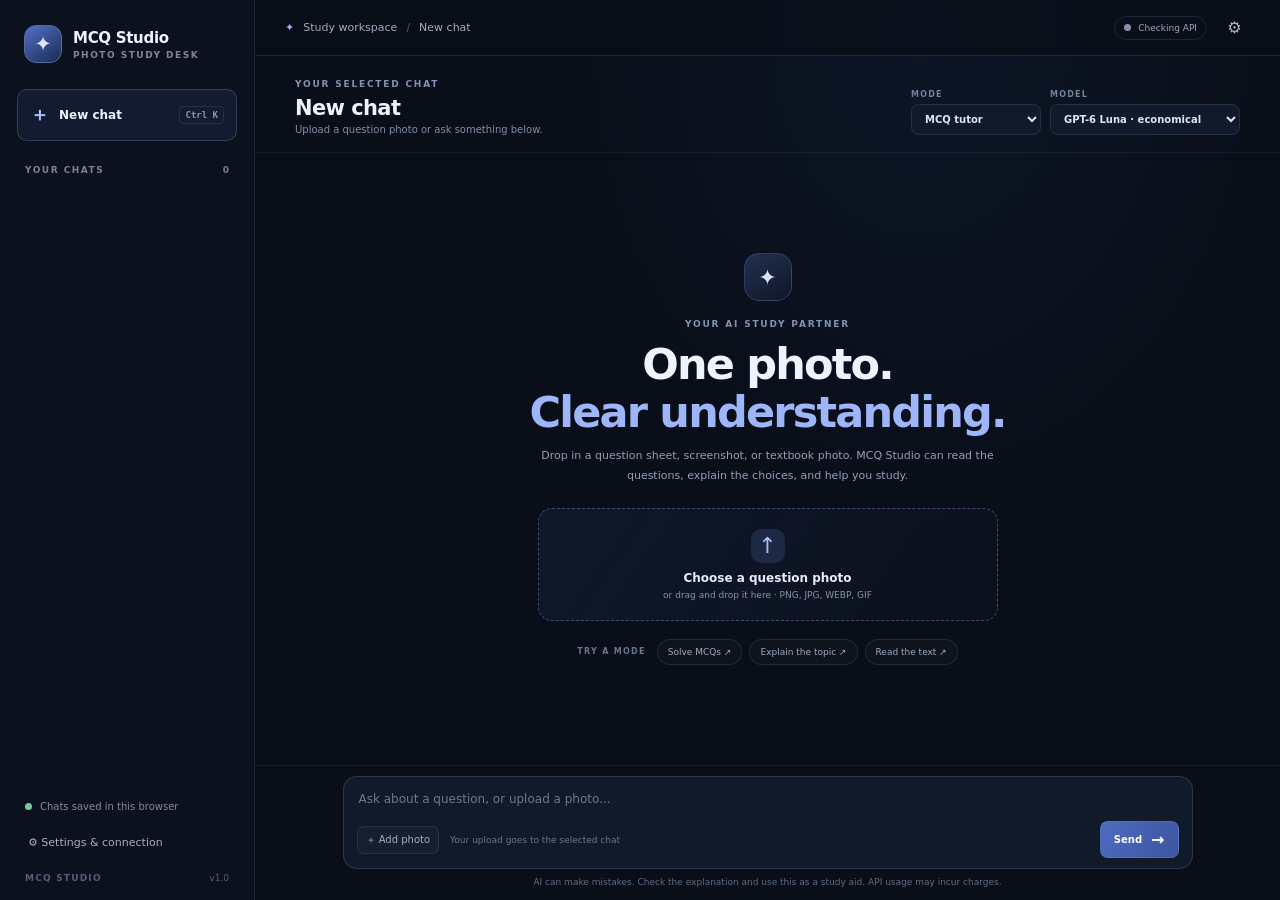
<file: mcq-chat/index.html>
<!doctype html>
<html lang="en">
<head>
<meta charset="utf-8"><meta name="viewport" content="width=device-width,initial-scale=1"><meta name="theme-color" content="#090e18">
<meta name="description" content="MCQ Studio — turn question photos into clear, explained answers.">
<title>MCQ Studio</title><link rel="stylesheet" href="styles.css"><script defer src="app.js"></script>
</head>
<body>
<div class="app-shell" id="appShell">
<aside class="sidebar">
  <div class="brand"><div class="brand-mark">✦</div><div><strong>MCQ Studio</strong><span>PHOTO STUDY DESK</span></div></div>
  <button class="new-chat-button" id="newChatBtn"><b>＋</b> New chat <kbd>Ctrl K</kbd></button>
  <div class="sidebar-label">YOUR CHATS <span id="chatCount">0</span></div>
  <nav class="chat-list" id="chatList" aria-label="Saved chats"></nav>
  <div class="sidebar-bottom"><div class="local-note"><i></i> Chats saved in this browser</div><button class="settings-link" id="settingsBtn">⚙ Settings & connection</button><div class="sidebar-version">MCQ STUDIO <span>v1.0</span></div></div>
</aside>
<main class="main-panel">
  <header class="topbar">
    <button class="mobile-menu" id="mobileMenuBtn" aria-label="Open navigation">☰</button>
    <div class="topbar-location"><span class="sparkle">✦</span> Study workspace <span class="divider">/</span> <span id="topbarChatName">New chat</span></div>
    <div class="topbar-right"><div class="connection-pill checking" id="connectionPill"><i></i><span id="connectionText">Checking API</span></div><button class="icon-button" id="topSettingsBtn" aria-label="Settings">⚙</button></div>
  </header>
  <section class="chat-toolbar">
    <div class="chat-heading"><div class="eyebrow">YOUR SELECTED CHAT</div><h1 id="activeChatTitle">New chat</h1><p>Upload a question photo or ask something below.</p></div>
    <div class="toolbar-controls">
      <label class="control-wrap"><span>MODE</span><select id="modeSelect"><option value="mcq">MCQ tutor</option><option value="explain">Explain concept</option><option value="transcribe">Read text</option></select></label>
      <label class="control-wrap model-wrap"><span>MODEL</span><select id="modelSelect"><option value="gpt-6-luna">GPT-6 Luna · economical</option><option value="gpt-6.1-terra">GPT-6.1 Terra · vision</option><option value="gpt-6.2-sol">GPT-6.2 Sol · balanced</option></select></label>
    </div>
  </section>
  <section class="conversation-area">
    <div class="welcome-view" id="welcomeView">
      <div class="welcome-symbol">✦</div><div class="eyebrow">YOUR AI STUDY PARTNER</div>
      <h2>One photo.<br><span>Clear understanding.</span></h2>
      <p class="welcome-copy">Drop in a question sheet, screenshot, or textbook photo. MCQ Studio can read the questions, explain the choices, and help you study.</p>
      <button class="upload-zone" id="welcomeUpload" type="button"><span class="upload-icon">↑</span><strong>Choose a question photo</strong><small>or drag and drop it here · PNG, JPG, WEBP, GIF</small></button>
      <div class="quick-prompts"><span class="quick-label">TRY A MODE</span>
        <button class="quick-prompt" data-mode="mcq" data-prompt="Read this photo and solve each practice MCQ. Give the correct option and a short explanation.">Solve MCQs ↗</button>
        <button class="quick-prompt" data-mode="explain" data-prompt="Explain the topic in this image in simple words, then show how to approach the questions.">Explain the topic ↗</button>
        <button class="quick-prompt" data-mode="transcribe" data-prompt="Read and transcribe the visible questions and options from this image.">Read the text ↗</button>
      </div>
    </div>
    <div class="messages hidden" id="messages" aria-live="polite"></div>
  </section>
  <footer class="composer-area">
    <div class="attachment-preview hidden" id="attachmentPreview"><img id="attachmentThumb" alt="Selected image preview"><div><strong id="attachmentName">question.jpg</strong><small>Ready to send</small></div><button id="removeAttachment" aria-label="Remove image">×</button></div>
    <div class="composer-box"><textarea id="messageInput" rows="1" placeholder="Ask about a question, or upload a photo..." aria-label="Message"></textarea>
      <div class="composer-actions"><div class="composer-left"><button class="attach-button" id="attachBtn">＋ Add photo</button><span class="composer-hint">Your upload goes to the selected chat</span></div><button class="send-button" id="sendBtn"><span>Send</span> <b>→</b></button></div>
    </div>
    <div class="disclaimer">AI can make mistakes. Check the explanation and use this as a study aid. API usage may incur charges.</div>
  </footer>
</main></div>
<input class="hidden" id="fileInput" type="file" accept="image/png,image/jpeg,image/webp,image/gif">
<dialog class="settings-dialog" id="settingsDialog">
  <form method="dialog" class="dialog-top"><div><div class="eyebrow">CONFIGURATION</div><h2>Settings & connection</h2></div><button class="dialog-close" aria-label="Close settings">×</button></form>
  <div class="settings-content">
    <label class="setting-label" for="endpointInput">Cloudflare Worker endpoint</label><input id="endpointInput" class="setting-input" type="url" spellcheck="false"><label class="setting-label access-label" for="accessTokenInput">Private app access code</label><input id="accessTokenInput" class="setting-input" type="password" autocomplete="current-password" spellcheck="false" placeholder="Paste the private code shared with you">
    <p class="setting-help">This endpoint securely forwards your image and chat text to the OpenAI API.</p><button class="primary-action" id="saveEndpointBtn" type="button">Save endpoint</button>
    <div class="setting-divider"></div>
    <div class="secret-card"><div class="secret-icon">⌑</div><div><strong>OpenAI API key</strong><p>Your OpenAI key is never stored in this website. Add it as the encrypted Cloudflare Worker secret <code>OPENAI_API_KEY</code>.</p></div></div>
    <a class="docs-link" href="https://dash.cloudflare.com/" target="_blank" rel="noreferrer">Open Cloudflare Dashboard ↗</a>
    <div class="setting-divider"></div>
    <div class="settings-status" id="settingsStatus"><i class="status-dot"></i><div><strong id="settingsStatusTitle">Checking connection…</strong><p id="settingsStatusText">Testing the Worker endpoint.</p></div></div>
    <p class="privacy-note">Chat text is saved in this browser only. Image files are sent with the current request and are not saved in chat history.</p>
  </div>
</dialog>
</body></html>
</file>
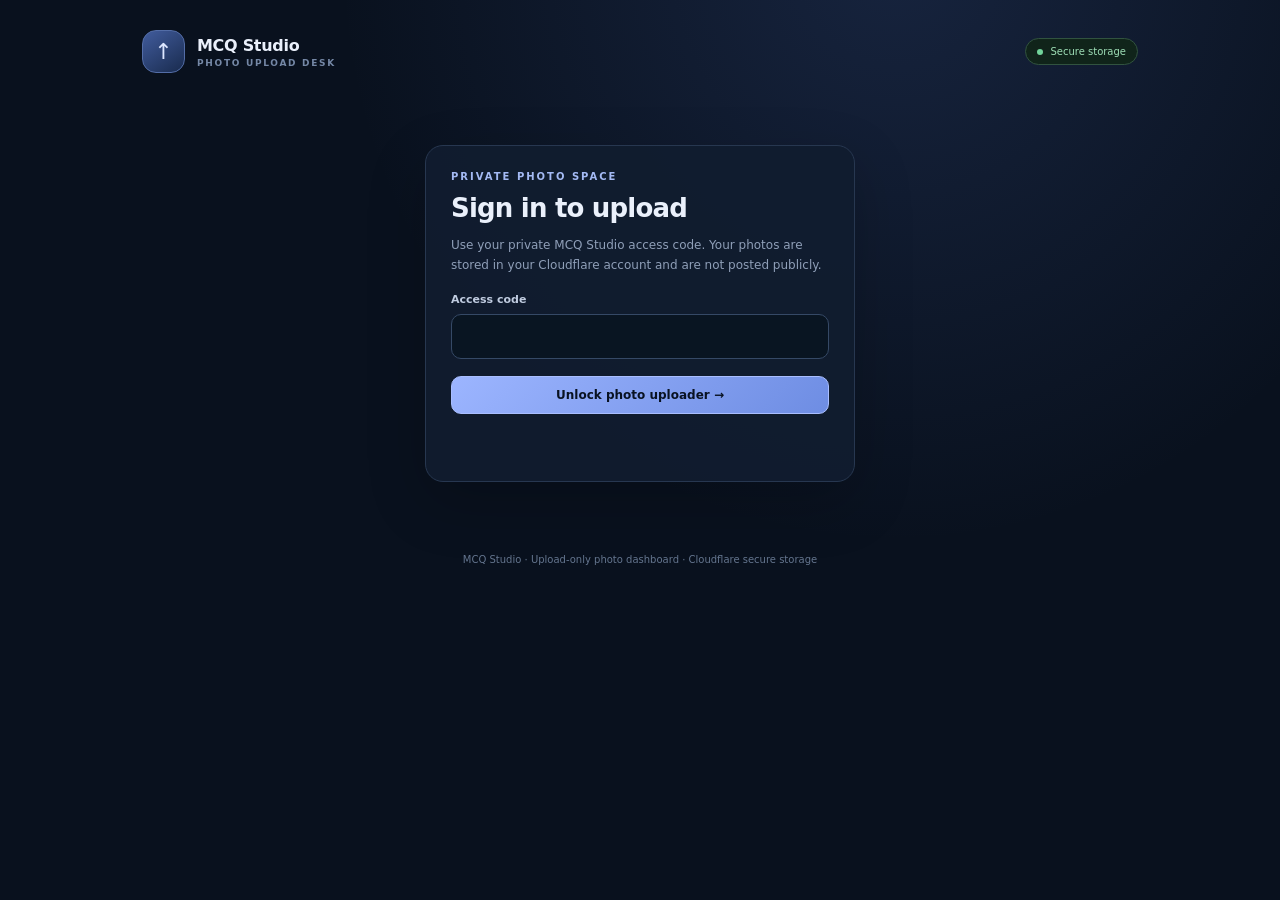
<file: mcq-mcp/index.html>
<!doctype html>
<html lang="en"><head><meta charset="utf-8"><meta name="viewport" content="width=device-width,initial-scale=1"><meta name="theme-color" content="#09111e"><title>MCQ Studio · Photo Upload</title>
<style>
:root{color-scheme:dark;font-family:Inter,ui-sans-serif,system-ui,"Segoe UI",sans-serif;background:#09111e;color:#eaf0fb;--muted:#8f9fb8;--line:#273750;--panel:#111d2f;--accent:#91adff}
*{box-sizing:border-box}body{margin:0;min-height:100vh;background:radial-gradient(ellipse at 70% -5%,rgba(77,110,190,.2),transparent 44%),#09111e;color:var(--text)}
button,input{font:inherit}button{cursor:pointer;color:inherit}.wrap{width:min(100%,1040px);margin:auto;padding:30px 22px 60px}
.top{display:flex;align-items:center;justify-content:space-between;gap:16px;margin-bottom:54px}.brand{display:flex;align-items:center;gap:12px}.mark{width:43px;height:43px;display:grid;place-items:center;border:1px solid #536da7;border-radius:14px;background:linear-gradient(145deg,#415c9d,#192b4e);font-size:22px;color:#dce6ff}.brand strong{display:block;font-size:16px;letter-spacing:-.3px}.brand small{display:block;margin-top:3px;color:#7588a6;font-size:9px;font-weight:800;letter-spacing:1.7px}.pill{display:inline-flex;align-items:center;gap:7px;padding:7px 11px;border:1px solid #31533f;border-radius:50px;background:#10241a;color:#9edeb6;font-size:10px}.dot{width:6px;height:6px;border-radius:50%;background:#71d49a}
.card{border:1px solid var(--line);border-radius:18px;background:rgba(17,29,47,.92);box-shadow:0 20px 60px #0003}.login{max-width:430px;margin:8vh auto;padding:25px}.eyebrow{color:#a4baf4;font-size:10px;font-weight:850;letter-spacing:2px}.login h1{margin:11px 0 8px;font-size:26px;letter-spacing:-.8px}.muted{color:var(--muted);font-size:12px;line-height:1.7}
.field{display:flex;flex-direction:column;gap:8px;margin:17px 0}.field label{color:#c0cce0;font-size:11px;font-weight:750}.field input{width:100%;padding:12px;border:1px solid #354966;border-radius:10px;background:#091522;color:#eef3ff;outline:0}.field input:focus{border-color:var(--accent)}
.btn{display:inline-flex;justify-content:center;align-items:center;gap:8px;padding:11px 16px;border:1px solid #526fae;border-radius:10px;background:#21375d;color:#f0f4ff;font-size:12px;font-weight:800}.btn.primary{background:linear-gradient(135deg,#9cb5ff,#6e8de3);border-color:#a9beff;color:#091222}.btn.ghost{background:transparent;border-color:#354761;color:#b9c7dd}.btn:disabled{cursor:not-allowed;opacity:.55}
.hidden{display:none!important}
.hero{margin-bottom:23px}.hero h1{margin:10px 0 9px;font-size:clamp(29px,5vw,43px);line-height:1.08;letter-spacing:-1.5px}.hero p{max-width:720px;margin:0;color:var(--muted);font-size:13px;line-height:1.75}
.upload-card{padding:22px}.upload-head{display:flex;align-items:center;justify-content:space-between;gap:12px;margin-bottom:17px}.upload-head h2,.gallery-head h2{font-size:15px;margin:0}.file-types{font-size:10px;color:#788ba8}
.dropzone{display:flex;flex-direction:column;align-items:center;justify-content:center;min-height:250px;padding:28px;border:1.5px dashed #526b9d;border-radius:15px;background:linear-gradient(145deg,rgba(80,109,178,.1),rgba(11,21,35,.4));text-align:center;transition:.18s ease}.dropzone.drag{border-color:#a9beff;background:rgba(92,123,204,.2);transform:scale(1.005)}
.upload-icon{display:grid;place-items:center;width:55px;height:55px;margin-bottom:15px;border:1px solid #465f94;border-radius:17px;background:#1a2d50;color:#b9ccff;font-size:25px}.dropzone strong{font-size:15px}.dropzone p{margin:7px 0 17px;color:#8fa0bb;font-size:11px;line-height:1.6}.or{margin:0 7px;color:#63738d;font-size:10px}
.selected{display:flex;align-items:center;gap:12px;margin-top:14px;padding:12px;border:1px solid #31445f;border-radius:12px;background:#0b1727}.selected img{width:58px;height:58px;object-fit:cover;border-radius:8px;background:#192638}.selected-info{flex:1;min-width:0}.selected-info strong{display:block;overflow:hidden;text-overflow:ellipsis;white-space:nowrap;font-size:11px}.selected-info small{display:block;margin-top:5px;color:#8598b5;font-size:10px}.selected-actions{display:flex;gap:7px}.status{min-height:19px;margin-top:12px;color:#aebbd0;font-size:11px}.status.good{color:#9fe0b8}.status.bad{color:#f0a0a0}.privacy{margin-top:15px;color:#71839e;font-size:10px;line-height:1.6}
.gallery{margin-top:19px;padding:20px}.gallery-head{display:flex;justify-content:space-between;align-items:center;gap:12px}.count{padding:5px 9px;border:1px solid #334762;border-radius:20px;color:#aebde0;font-size:10px}.gallery-grid{display:grid;grid-template-columns:repeat(4,minmax(0,1fr));gap:11px;margin-top:16px}.photo{overflow:hidden;border:1px solid #2a3b54;border-radius:12px;background:#0b1625}.photo img{display:block;width:100%;height:130px;object-fit:cover;background:#111e30}.photo-info{padding:10px}.photo-name{display:block;overflow:hidden;text-overflow:ellipsis;white-space:nowrap;color:#d7e1f2;font-size:10px;font-weight:750}.photo-meta{display:block;margin-top:5px;color:#7f91aa;font-size:9px}.photo-actions{display:flex;justify-content:flex-end;margin-top:8px}.delete{padding:5px 8px;border:1px solid #56414b;border-radius:7px;background:transparent;color:#dfa8b0;font-size:9px}
.empty{margin-top:15px;padding:25px;border:1px dashed #33445c;border-radius:12px;color:#8293ad;text-align:center;font-size:11px;line-height:1.6}.empty-icon{font-size:21px;margin-bottom:8px;color:#9eb5f2}
.footer{margin-top:27px;text-align:center;color:#64758e;font-size:10px}
@media(max-width:740px){.wrap{padding:20px 14px 40px}.top{margin-bottom:38px}.gallery-grid{grid-template-columns:repeat(2,minmax(0,1fr))}.upload-card{padding:14px}.dropzone{min-height:220px;padding:20px}.upload-head{align-items:flex-start;flex-direction:column}.selected{align-items:flex-start}.selected-actions{flex-direction:column}.photo img{height:125px}}
</style></head><body><main class="wrap">
<header class="top"><div class="brand"><div class="mark">↑</div><div><strong>MCQ Studio</strong><small>PHOTO UPLOAD DESK</small></div></div><span class="pill"><i class="dot"></i> Secure storage</span></header>
<section id="loginView" class="card login"><div class="eyebrow">PRIVATE PHOTO SPACE</div><h1>Sign in to upload</h1><p class="muted">Use your private MCQ Studio access code. Your photos are stored in your Cloudflare account and are not posted publicly.</p><form id="loginForm"><div class="field"><label for="accessCode">Access code</label><input id="accessCode" type="password" autocomplete="current-password" required></div><button class="btn primary" style="width:100%" type="submit">Unlock photo uploader →</button></form><p id="loginError" class="status bad"></p></section>
<section id="appView" class="hidden">
<div class="hero"><div class="eyebrow">UPLOAD ONLY · NO CHAT</div><h1>Upload your question photos.</h1><p>Choose a photo from your computer or drop it here. This page only uploads and manages images—there is no chat interface, MCQ editor, or AI answer box.</p></div>
<section class="card upload-card"><div class="upload-head"><h2>Upload a photo</h2><span class="file-types">JPG · PNG · WEBP · up to 2 MB</span></div>
<div class="dropzone" id="dropzone" role="button" tabindex="0"><div class="upload-icon">↑</div><strong>Drop your image here</strong><p>or browse your computer<br>Maximum 2 MB after image compression</p><button class="btn primary" id="chooseFile" type="button">Choose image</button><input id="fileInput" class="hidden" type="file" accept="image/jpeg,image/png,image/webp"></div>
<div id="selected" class="selected hidden"><img id="preview" alt="Selected photo preview"><div class="selected-info"><strong id="fileName">question.jpg</strong><small id="fileSize">Ready to upload</small></div><div class="selected-actions"><button class="btn primary" id="uploadBtn" type="button">Upload photo ↑</button><button class="btn ghost" id="clearBtn" type="button">Remove</button></div></div>
<div id="uploadStatus" class="status" role="status"></div><p class="privacy">Your photos stay private. They can be fetched by the MCQ Studio MCP server for a connected ChatGPT app. Uploading here does not automatically send a photo into a ChatGPT conversation.</p>
</section>
<section class="card gallery"><div class="gallery-head"><h2>Uploaded photos</h2><span class="count" id="imageCount">0 photos</span></div><div id="imageGrid" class="gallery-grid"><div class="empty" style="grid-column:1/-1"><div class="empty-icon">▧</div>No photos uploaded yet.</div></div></section>
</section>
<footer class="footer">MCQ Studio · Upload-only photo dashboard · Cloudflare secure storage</footer></main>
<script>
const $=s=>document.querySelector(s),API=location.origin;let auth=sessionStorage.getItem("mcq_web_session")||"",selectedFile=null,previewUrl="",thumbUrls=[];
async function request(path,opts={}){const r=await fetch(API+path,{...opts,headers:{...(opts.headers||{}),"Content-Type":"application/json",...(auth?{Authorization:"Bearer "+auth}:{})}});const d=await r.json().catch(()=>({}));if(!r.ok)throw Error(d.error||("Request failed: "+r.status));return d}
function setStatus(msg,type=""){const el=$("#uploadStatus");el.textContent=msg;el.className="status "+type}
function showApp(ok){$("#loginView").classList.toggle("hidden",ok);$("#appView").classList.toggle("hidden",!ok);if(ok)loadImages()}
async function login(code){const d=await request("/api/site/login",{method:"POST",body:JSON.stringify({code})});auth=d.token;sessionStorage.setItem("mcq_web_session",auth);showApp(true)}
function clearSelected(){selectedFile=null;$("#fileInput").value="";$("#selected").classList.add("hidden");if(previewUrl)URL.revokeObjectURL(previewUrl);previewUrl="";$("#preview").removeAttribute("src");setStatus("")}
function prettySize(n){return n<1024*1024?(n/1024).toFixed(0)+" KB":(n/1024/1024).toFixed(2)+" MB"}
async function prepareFile(file){if(!["image/jpeg","image/png","image/webp"].includes(file.type))throw Error("Please choose a JPG, PNG, or WEBP image.");if(file.size<=1900000)return file;if(!window.createImageBitmap)throw Error("This image is too large. Choose one under 1.9 MB.");const bmp=await createImageBitmap(file),scale=Math.min(1,1800/Math.max(bmp.width,bmp.height)),canvas=document.createElement("canvas");canvas.width=Math.max(1,Math.round(bmp.width*scale));canvas.height=Math.max(1,Math.round(bmp.height*scale));const ctx=canvas.getContext("2d");ctx.fillStyle="#fff";ctx.fillRect(0,0,canvas.width,canvas.height);ctx.drawImage(bmp,0,0,canvas.width,canvas.height);bmp.close();const blob=await new Promise(resolve=>canvas.toBlob(resolve,"image/jpeg",.84));if(!blob||blob.size>1900000)throw Error("Image is still too large. Please choose a smaller or cropped image.");return new File([blob],file.name.replace(/\.[^.]+$/,"")+".jpg",{type:"image/jpeg"})}
async function choose(file){if(!file)return;try{setStatus("Preparing image…");selectedFile=await prepareFile(file);if(previewUrl)URL.revokeObjectURL(previewUrl);previewUrl=URL.createObjectURL(selectedFile);$("#preview").src=previewUrl;$("#fileName").textContent=selectedFile.name;$("#fileSize").textContent=prettySize(selectedFile.size)+" · Ready to upload";$("#selected").classList.remove("hidden");setStatus("Your image is ready.")}catch(e){clearSelected();setStatus(e.message,"bad")}}
async function loadImages(){try{const d=await request("/api/images");const items=d.images||[];$("#imageCount").textContent=items.length+" photo"+(items.length===1?"":"s");renderImages(items)}catch(e){$("#imageGrid").innerHTML='<div class="empty" style="grid-column:1/-1">'+escapeHtml(e.message)+'</div>'}}
function escapeHtml(v){return String(v??"").replace(/[&<>"']/g,c=>({"&":"&amp;","<":"&lt;",">":"&gt;",'"':"&quot;","'":"&#39;"}[c]))}
function renderImages(items){thumbUrls.forEach(u=>URL.revokeObjectURL(u));thumbUrls=[];const grid=$("#imageGrid");if(!items.length){grid.innerHTML='<div class="empty" style="grid-column:1/-1"><div class="empty-icon">▧</div>No photos uploaded yet. Your uploaded images will appear here.</div>';return}grid.innerHTML=items.slice(0,24).map(x=>'<article class="photo"><img data-photo="'+escapeHtml(x.id)+'" alt="'+escapeHtml(x.name)+'" loading="lazy"><div class="photo-info"><span class="photo-name">'+escapeHtml(x.name)+'</span><span class="photo-meta">'+prettySize(x.size||0)+' · '+new Date(x.created_at).toLocaleDateString()+'</span><div class="photo-actions"><button class="delete" type="button" data-delete="'+escapeHtml(x.id)+'">Delete</button></div></div></article>').join("");items.slice(0,24).forEach(async x=>{try{const r=await fetch(API+"/api/images/content?id="+encodeURIComponent(x.id),{headers:{Authorization:"Bearer "+auth}});if(!r.ok)return;const u=URL.createObjectURL(await r.blob());thumbUrls.push(u);const img=grid.querySelector('img[data-photo="'+CSS.escape(x.id)+'"]');if(img)img.src=u;else URL.revokeObjectURL(u)}catch{}})}
async function upload(){if(!selectedFile)return;const btn=$("#uploadBtn");btn.disabled=true;btn.textContent="Uploading…";setStatus("Uploading your photo…");try{const url=await new Promise((resolve,reject)=>{const r=new FileReader();r.onload=()=>resolve(r.result);r.onerror=()=>reject(Error("Could not read this image."));r.readAsDataURL(selectedFile)});const data=String(url).split(",")[1];const d=await request("/api/images",{method:"POST",body:JSON.stringify({name:selectedFile.name,mimeType:selectedFile.type,data})});setStatus("Photo uploaded successfully: "+d.image.name,"good");clearSelected();await loadImages()}catch(e){setStatus(e.message,"bad")}finally{btn.disabled=false;btn.textContent="Upload photo ↑"}}
$("#loginForm").addEventListener("submit",async e=>{e.preventDefault();$("#loginError").textContent="";try{await login($("#accessCode").value);$("#accessCode").value=""}catch(err){$("#loginError").textContent=err.message}});
$("#chooseFile").onclick=()=>$("#fileInput").click();$("#fileInput").addEventListener("change",e=>choose(e.target.files[0]));$("#dropzone").addEventListener("click",e=>{if(e.target.closest("button"))return;$("#fileInput").click()});$("#dropzone").addEventListener("keydown",e=>{if(e.key==="Enter"||e.key===" "){e.preventDefault();$("#fileInput").click()}});
["dragenter","dragover"].forEach(n=>$("#dropzone").addEventListener(n,e=>{e.preventDefault();$("#dropzone").classList.add("drag")}));["dragleave","drop"].forEach(n=>$("#dropzone").addEventListener(n,e=>{e.preventDefault();$("#dropzone").classList.remove("drag")}));$("#dropzone").addEventListener("drop",e=>choose(e.dataTransfer.files[0]));
$("#uploadBtn").onclick=upload;$("#clearBtn").onclick=clearSelected;$("#imageGrid").addEventListener("click",async e=>{const b=e.target.closest("[data-delete]");if(!b)return;if(!confirm("Delete this photo from your MCQ Studio storage?"))return;try{await request("/api/images?id="+encodeURIComponent(b.dataset.delete),{method:"DELETE"});setStatus("Photo deleted.","good");await loadImages()}catch(err){setStatus(err.message,"bad")}});
if(auth)showApp(true);else showApp(false);
</script></body></html>
</file>
<file: mcq-chat/styles.css>
:root{color-scheme:dark;--bg:#090e18;--panel:#0e1725;--line:rgba(163,184,214,.13);--muted:#8797ae;--text:#edf3ff;--blue:#91aaf5;font-family:Inter,ui-sans-serif,system-ui,-apple-system,"Segoe UI",sans-serif}
*{box-sizing:border-box}html,body{margin:0;min-height:100%;background:var(--bg);color:var(--text)}button,input,textarea,select{font:inherit}button{color:inherit;cursor:pointer}button:focus-visible,input:focus-visible,textarea:focus-visible,select:focus-visible{outline:2px solid var(--blue);outline-offset:2px}.hidden{display:none!important}
.app-shell{display:grid;grid-template-columns:255px minmax(0,1fr);min-height:100vh}.sidebar{display:flex;flex-direction:column;gap:24px;min-height:100vh;padding:23px 17px 17px;background:#0b111d;border-right:1px solid var(--line)}
.brand{display:flex;align-items:center;gap:11px;padding:2px 7px}.brand-mark{width:38px;height:38px;display:grid;place-items:center;border:1px solid #526ba4;border-radius:12px;background:linear-gradient(145deg,#536fc9,#1a2b50);color:#dce6ff;font-size:21px}.brand strong{display:block;font-size:15px;letter-spacing:-.3px}.brand span{display:block;margin-top:3px;color:#7888a1;font-size:9px;font-weight:800;letter-spacing:1.5px}
.new-chat-button{display:flex;align-items:center;gap:10px;padding:12px;border:1px solid rgba(130,160,223,.25);border-radius:10px;background:rgba(77,103,176,.13);text-align:left;font-size:12px;font-weight:700}.new-chat-button:hover{background:rgba(88,116,194,.22)}.new-chat-button b{color:#a9c1ff;font-size:19px}.new-chat-button kbd{margin-left:auto;padding:3px 5px;border:1px solid var(--line);border-radius:4px;color:#8997ac;font-size:9px}
.sidebar-label{display:flex;justify-content:space-between;margin-bottom:-17px;padding:0 8px;color:#75839a;font-size:9px;font-weight:800;letter-spacing:1.5px}.sidebar-label span{letter-spacing:0}.chat-list{display:flex;flex-direction:column;gap:5px;overflow:auto;min-height:80px}.chat-item{display:flex;align-items:center;gap:9px;width:100%;padding:10px;border:1px solid transparent;border-radius:8px;color:#aebbd0;background:transparent;text-align:left;font-size:11px}.chat-item:hover{background:rgba(255,255,255,.045)}.chat-item.active{border-color:rgba(137,164,255,.16);background:rgba(102,130,207,.13);color:#eef3ff}.chat-item b{color:#8296ba}.chat-item span{overflow:hidden;text-overflow:ellipsis;white-space:nowrap}
.sidebar-bottom{display:flex;flex-direction:column;gap:13px;margin-top:auto}.local-note{display:flex;align-items:center;gap:8px;padding:0 8px;color:#7f8da3;font-size:10px}.local-note i,.status-dot{width:7px;height:7px;border-radius:50%;background:#79c7a7}.settings-link{padding:10px;border:1px solid transparent;border-radius:8px;color:#a4b1c5;background:transparent;text-align:left;font-size:11px}.settings-link:hover{border-color:var(--line);background:rgba(255,255,255,.04)}.sidebar-version{display:flex;justify-content:space-between;padding:0 8px;color:#526178;font-size:9px;letter-spacing:1.2px;font-weight:800}.sidebar-version span{letter-spacing:0;font-weight:500}
.main-panel{display:flex;flex-direction:column;height:100vh;min-width:0;overflow:hidden;background:radial-gradient(ellipse at 65% 5%,rgba(38,65,121,.14),transparent 40%),var(--bg)}.topbar{display:flex;align-items:center;justify-content:space-between;height:56px;flex:0 0 56px;padding:0 30px;border-bottom:1px solid var(--line);background:rgba(9,14,24,.7)}.topbar-location{display:flex;gap:9px;align-items:center;color:#a0aec2;font-size:11px}.sparkle{color:#9ab3ff}.divider{color:#4d5c72}.topbar-right{display:flex;align-items:center;gap:12px}.connection-pill{display:flex;align-items:center;gap:7px;padding:6px 9px;border:1px solid var(--line);border-radius:50px;color:#9ba9bd;font-size:9px}.connection-pill i{width:7px;height:7px;border-radius:50%;background:#8393a9}.connection-pill.online{color:#93d7b9;border-color:rgba(104,197,158,.23)}.connection-pill.online i{background:#74d0a0}.connection-pill.warn{color:#e2bd76;border-color:rgba(222,174,91,.22)}.connection-pill.warn i{background:#e1b45e}.connection-pill.offline i{background:#e07e7e}.icon-button,.mobile-menu{width:31px;height:31px;border:1px solid transparent;border-radius:8px;color:#aab8cb;background:transparent}.icon-button:hover,.mobile-menu:hover{border-color:var(--line);background:rgba(255,255,255,.05)}.mobile-menu{display:none}
.chat-toolbar{display:flex;align-items:end;justify-content:space-between;gap:20px;padding:23px 40px 17px;border-bottom:1px solid rgba(163,184,214,.08)}.eyebrow{color:#8294b2;font-size:9px;font-weight:800;letter-spacing:1.8px}.chat-heading h1{margin:7px 0 4px;font-size:21px;letter-spacing:-.6px}.chat-heading p{margin:0;color:#8190a6;font-size:10px}.toolbar-controls{display:flex;gap:9px}.control-wrap{display:flex;flex-direction:column;gap:5px;color:#72829b;font-size:8px;font-weight:800;letter-spacing:1.2px}.control-wrap select{min-width:128px;max-width:190px;padding:8px 9px;border:1px solid var(--line);border-radius:8px;color:#dce5f4;background:#101a2a;font-size:10px;letter-spacing:0}.model-wrap select{min-width:190px}
.conversation-area{display:flex;flex:1;min-height:0;overflow:hidden}.welcome-view{display:flex;flex-direction:column;align-items:center;justify-content:center;width:100%;max-width:730px;padding:24px;margin:auto;text-align:center;overflow:auto}.welcome-symbol{display:grid;place-items:center;width:48px;height:48px;margin-bottom:18px;border:1px solid rgba(145,169,245,.22);border-radius:15px;color:#d6e1ff;background:linear-gradient(145deg,rgba(109,137,223,.26),rgba(62,95,167,.08));font-size:22px}.welcome-view h2{margin:12px 0 10px;font-size:clamp(31px,4.2vw,43px);line-height:1.1;letter-spacing:-1.8px}.welcome-view h2 span{color:#9eb5f9}.welcome-copy{max-width:470px;margin:0 0 22px;color:#91a0b6;font-size:11px;line-height:1.8}.upload-zone{display:flex;flex-direction:column;align-items:center;width:min(100%,460px);padding:20px;border:1px dashed rgba(130,160,226,.4);border-radius:14px;color:#e6edff;background:linear-gradient(125deg,rgba(61,89,154,.14),rgba(34,54,94,.08));transition:.15s}.upload-zone:hover,.upload-zone.dragover{border-color:#91abfa;background:rgba(73,103,183,.2);transform:translateY(-1px)}.upload-icon{display:grid;place-items:center;width:34px;height:34px;margin-bottom:8px;border-radius:10px;color:#a9bdff;background:rgba(120,151,239,.15);font-size:22px}.upload-zone strong{font-size:12px}.upload-zone small{margin-top:5px;color:#8594aa;font-size:9px}.quick-prompts{display:flex;flex-wrap:wrap;justify-content:center;align-items:center;gap:7px;margin-top:18px}.quick-label{margin-right:4px;color:#667790;font-size:8px;font-weight:800;letter-spacing:1.3px}.quick-prompt{padding:7px 10px;border:1px solid var(--line);border-radius:50px;color:#9dacbf;background:rgba(255,255,255,.025);font-size:9px}.quick-prompt:hover{color:#dce6ff;border-color:rgba(137,164,255,.4);background:rgba(101,127,198,.1)}
.messages{flex:1;width:100%;overflow-y:auto;padding:24px max(22px,calc((100% - 850px)/2)) 34px;scroll-behavior:smooth}.message-row{display:flex;gap:11px;margin:0 auto 21px;align-items:flex-start}.message-avatar{display:grid;place-items:center;flex:0 0 29px;width:29px;height:29px;border:1px solid var(--line);border-radius:9px;color:#b9c9f7;background:#17243b;font-size:11px}.message-row.user .message-avatar{color:#b8c8da;background:#1b293b}.message-content{flex:1;min-width:0}.message-meta{display:flex;gap:9px;align-items:center;margin:2px 0 7px;color:#d9e2f1;font-size:10px;font-weight:700}.message-meta time{color:#61728a;font-size:9px;font-weight:500}.message-bubble{color:#d3deed;font-size:12px;line-height:1.75;overflow-wrap:anywhere}.message-row.user .message-bubble{display:inline-block;max-width:100%;padding:10px 13px;border:1px solid rgba(137,163,218,.12);border-radius:4px 12px 12px 12px;background:rgba(93,119,180,.11)}.message-bubble h3,.message-bubble h4{margin:13px 0 6px;color:#eef3ff;font-size:13px}.message-bubble strong{color:#f1f5ff}.message-bubble code{padding:2px 4px;border-radius:4px;background:rgba(255,255,255,.08);color:#bfceff}.message-image{display:block;max-width:min(100%,350px);max-height:280px;object-fit:contain;margin-top:10px;border:1px solid var(--line);border-radius:10px;background:#090e18}.image-file-note{display:inline-block;margin-top:9px;padding:8px 10px;border:1px solid var(--line);border-radius:8px;color:#94a5bd;background:rgba(255,255,255,.025);font-size:10px}.typing-indicator{display:flex;gap:5px;padding:8px 0}.typing-indicator i{width:5px;height:5px;border-radius:50%;background:#9cb2f4;animation:blink 1.1s infinite}.typing-indicator i:nth-child(2){animation-delay:.15s}.typing-indicator i:nth-child(3){animation-delay:.3s}@keyframes blink{0%,70%,100%{opacity:.3;transform:translateY(0)}35%{opacity:1;transform:translateY(-3px)}}
.composer-area{padding:10px 24px 13px;border-top:1px solid rgba(163,184,214,.1);background:rgba(9,14,24,.93)}.composer-box{width:min(100%,850px);margin:0 auto;padding:11px 13px 10px;border:1px solid rgba(140,164,211,.2);border-radius:14px;background:#101a29}.composer-box:focus-within{border-color:rgba(133,159,244,.48);box-shadow:0 0 0 3px rgba(104,132,216,.07)}.composer-box textarea{display:block;width:100%;min-height:25px;max-height:130px;resize:none;border:0;outline:none;color:#edf3ff;background:transparent;font-size:12px;line-height:1.55}.composer-box textarea::placeholder{color:#687a93}.composer-actions{display:flex;align-items:center;justify-content:space-between;gap:12px;margin-top:8px}.composer-left{display:flex;align-items:center;gap:11px}.attach-button{padding:6px 8px;border:1px solid var(--line);border-radius:7px;color:#9eafc8;background:rgba(255,255,255,.025);font-size:10px}.attach-button:hover{border-color:rgba(141,166,245,.42);color:white}.composer-hint{color:#65768e;font-size:9px}.send-button{display:flex;align-items:center;gap:9px;padding:8px 13px;border:1px solid rgba(142,164,242,.22);border-radius:8px;color:white;background:linear-gradient(120deg,#4e6bc0,#3c55a0);font-size:10px;font-weight:700}.send-button:hover{background:linear-gradient(120deg,#607dd5,#4d65b5)}.send-button:disabled{opacity:.45;cursor:not-allowed}.send-button b{font-size:16px}.disclaimer{margin:8px auto 0;color:#5e6d82;text-align:center;font-size:9px}.attachment-preview{display:flex;align-items:center;gap:10px;width:min(100%,850px);padding:8px 10px;margin:0 auto 8px;border:1px solid var(--line);border-radius:10px;background:#101a29}.attachment-preview img{width:43px;height:43px;object-fit:cover;border-radius:6px;background:#090e18}.attachment-preview div{display:flex;flex-direction:column;gap:3px;min-width:0}.attachment-preview strong{max-width:390px;overflow:hidden;text-overflow:ellipsis;white-space:nowrap;color:#dce6f5;font-size:10px}.attachment-preview small{color:#83c4a7;font-size:9px}.attachment-preview button{width:25px;height:25px;margin-left:auto;border:1px solid var(--line);border-radius:7px;color:#a8b5c8;background:transparent;font-size:17px}
.settings-dialog{width:min(92vw,460px);max-width:460px;padding:0;border:1px solid rgba(155,180,228,.22);border-radius:16px;color:var(--text);background:#0e1725;box-shadow:0 25px 90px #0009}.settings-dialog::backdrop{background:#02050cbf;backdrop-filter:blur(5px)}.dialog-top{display:flex;align-items:flex-start;justify-content:space-between;padding:22px;border-bottom:1px solid var(--line)}.dialog-top h2{margin:6px 0 0;font-size:19px}.dialog-close{width:30px;height:30px;border:1px solid var(--line);border-radius:8px;color:#aab7c9;background:#ffffff08;font-size:19px}.settings-content{padding:18px 22px 22px}.setting-label{display:block;margin-bottom:7px;color:#c8d4e6;font-size:11px;font-weight:700}.setting-input{width:100%;padding:10px;border:1px solid rgba(145,169,220,.2);border-radius:8px;color:#edf3ff;background:#09111e;font-size:10px}.setting-help{margin:7px 0 12px;color:#8292a8;font-size:10px;line-height:1.6}.primary-action{padding:9px 13px;border:1px solid rgba(142,164,242,.22);border-radius:8px;color:white;background:#425ca9;font-size:10px;font-weight:700}.setting-divider{height:1px;margin:18px 0;background:var(--line)}.secret-card{display:flex;gap:11px;align-items:flex-start}.secret-icon{display:grid;place-items:center;width:29px;height:29px;flex:0 0 29px;border:1px solid rgba(134,162,242,.23);border-radius:8px;color:#a5bbff;background:rgba(94,121,202,.13)}.secret-card strong{font-size:11px}.secret-card p{margin:4px 0 0;color:#8696ad;font-size:10px;line-height:1.6}.secret-card code{color:#c6d3ff}.docs-link{display:inline-block;margin:12px 0 0 40px;color:#9eb5fb;font-size:10px;text-decoration:none}.docs-link:hover{text-decoration:underline}.settings-status{display:flex;align-items:flex-start;gap:10px}.settings-status .status-dot{margin-top:4px;background:#e0b35e}.settings-status.good .status-dot{background:#79cba2}.settings-status.bad .status-dot{background:#e27d7d}.settings-status strong{font-size:11px}.settings-status p{margin:4px 0 0;color:#8494aa;font-size:10px;line-height:1.5}.privacy-note{margin:18px 0 0;padding:10px;border:1px solid rgba(128,153,207,.13);border-radius:8px;color:#7e8da4;background:rgba(83,109,177,.06);font-size:9px;line-height:1.6}
@media(max-width:900px){.app-shell{grid-template-columns:225px minmax(0,1fr)}.chat-toolbar{padding-left:24px;padding-right:24px}.model-wrap select{min-width:155px}}
@media(max-width:730px){.app-shell{display:block}.sidebar{position:fixed;z-index:30;inset:0 auto 0 0;width:270px;transform:translateX(-102%);transition:transform .2s ease;box-shadow:20px 0 60px #0004}.app-shell.sidebar-open .sidebar{transform:translateX(0)}.main-panel{height:100dvh}.topbar{height:51px;flex-basis:51px;padding:0 12px;gap:8px}.mobile-menu{display:block;flex:0 0 30px}.topbar-location{flex:1;min-width:0;overflow:hidden;white-space:nowrap;font-size:10px}.topbar-right{gap:5px}.connection-pill{padding:5px 7px;font-size:9px}.chat-toolbar{display:block;padding:16px 15px 13px}.chat-heading h1{font-size:18px}.toolbar-controls{margin-top:12px}.control-wrap{flex:1}.control-wrap select,.model-wrap select{width:100%;max-width:none;min-width:0;font-size:9px}.welcome-view{padding:18px 14px}.welcome-view h2{font-size:34px}.welcome-copy{font-size:10px}.quick-label{width:100%;margin:0 0 2px}.messages{padding:18px 14px 23px}.composer-area{padding:9px 10px}.composer-hint{display:none}.disclaimer{font-size:8px}}
@media(max-width:390px){.connection-pill{max-width:102px;overflow:hidden;white-space:nowrap}.chat-toolbar{padding-left:12px;padding-right:12px}.toolbar-controls{gap:6px}.control-wrap select,.model-wrap select{padding-left:6px;padding-right:15px}.send-button{padding:8px 10px}}
.access-label{margin-top:15px}
</file>
